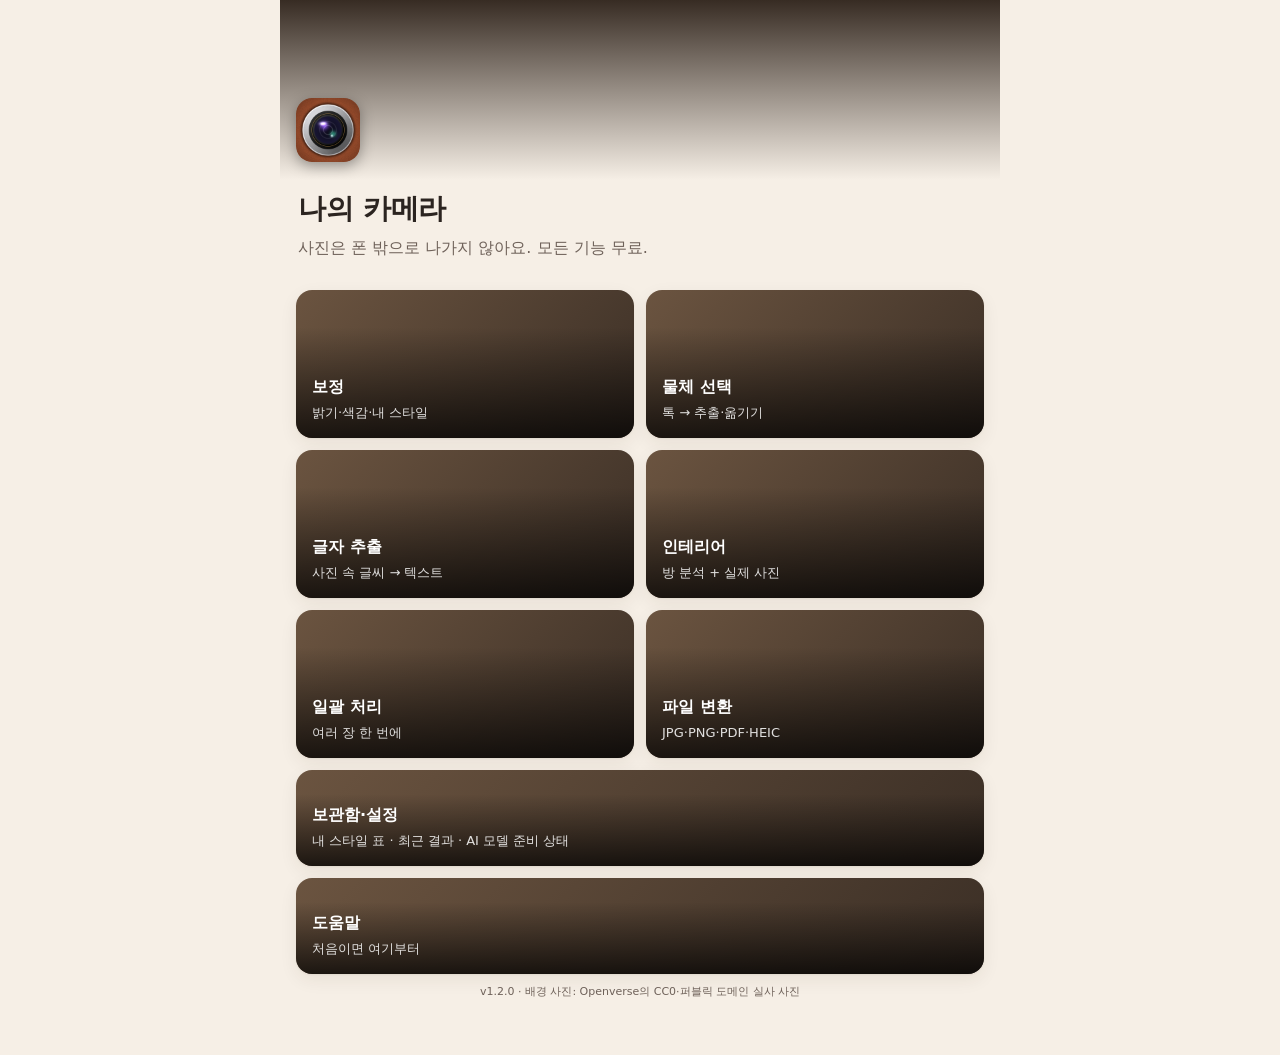
<file: index.html>
<!doctype html>
<html lang="ko">
<head>
  <meta charset="utf-8">
  <meta name="viewport" content="width=device-width, initial-scale=1, viewport-fit=cover">
  <title>나의 카메라</title>
  <meta name="description" content="사진 보정·글자 추출·물체 옮기기·인테리어·파일 변환을 폰 안에서 무료로">
  <meta name="theme-color" content="#f6efe6" media="(prefers-color-scheme: light)">
  <meta name="theme-color" content="#1d1915" media="(prefers-color-scheme: dark)">
  <link rel="manifest" href="./manifest.webmanifest">
  <link rel="icon" href="./icons/icon-192.png">
  <link rel="apple-touch-icon" href="./icons/icon-192.png">
  <link rel="stylesheet" href="./css/app.css">
  <script src="./vendor/jszip.min.js" defer></script>
  <script src="./vendor/piexif.js" defer></script>
</head>
<body>
  <main id="app" aria-live="polite"></main>
  <noscript>이 앱은 자바스크립트가 필요합니다.</noscript>
  <script type="module" src="./js/app.js"></script>
</body>
</html>
</file>
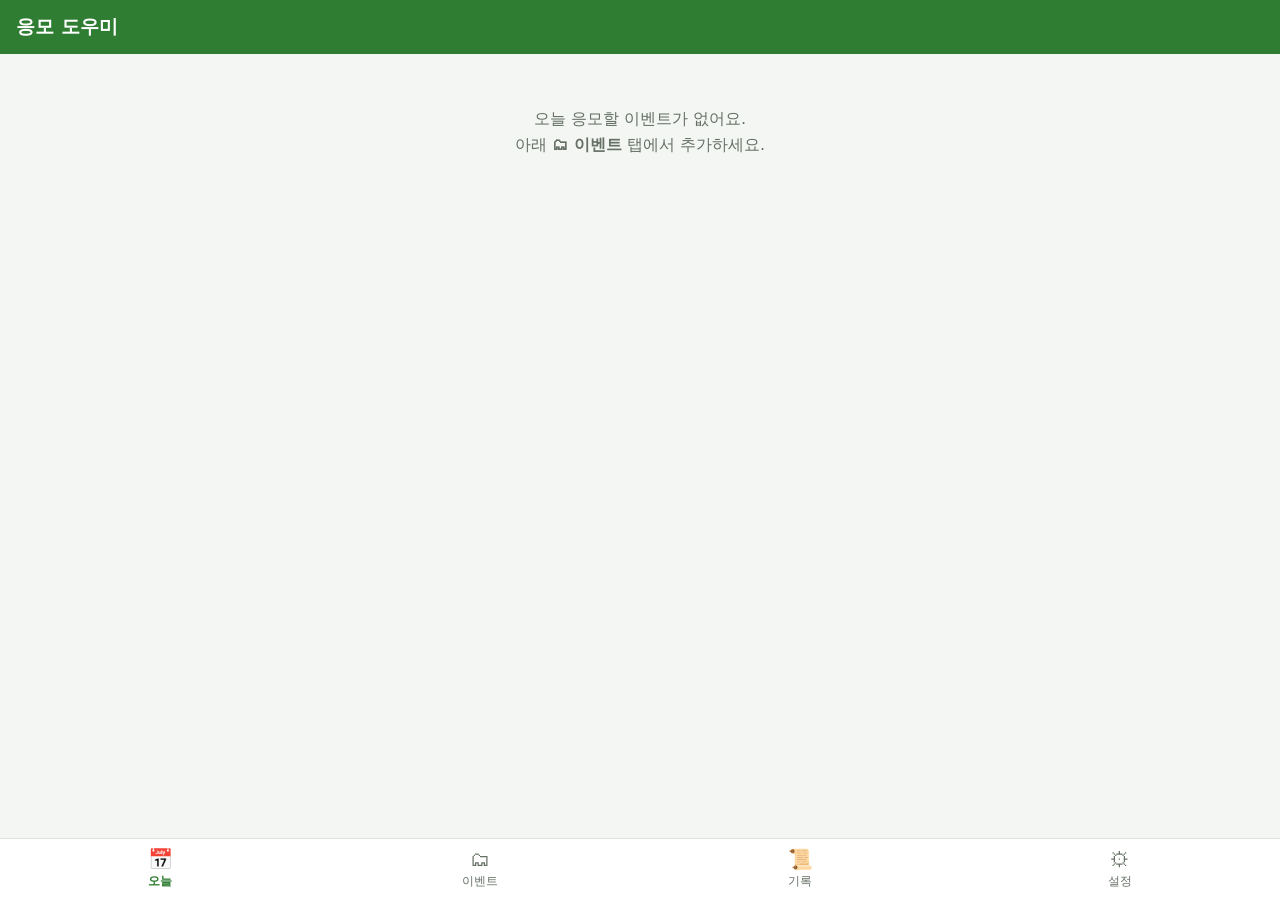
<file: event-helper/android/app/src/main/assets/ui/index.html>
<!doctype html>
<html lang="ko">
<head>
<meta charset="utf-8">
<meta name="viewport" content="width=device-width, initial-scale=1, viewport-fit=cover">
<title>응모 도우미</title>
<link rel="stylesheet" href="app.css">
</head>
<body>
<header class="top">
  <h1>응모 도우미</h1>
  <span id="todaySummary" class="summary"></span>
</header>

<main>
  <section id="tab-today" class="tab active"></section>
  <section id="tab-manage" class="tab"></section>
  <section id="tab-logs" class="tab"></section>
  <section id="tab-settings" class="tab"></section>
</main>

<nav class="tabs">
  <button data-tab="today" class="on">📅<span>오늘</span></button>
  <button data-tab="manage">🗂<span>이벤트</span></button>
  <button data-tab="logs">📜<span>기록</span></button>
  <button data-tab="settings">⚙<span>설정</span></button>
</nav>

<div id="toast" class="toast"></div>
<script src="presets.js"></script>
<script src="app.js"></script>
</body>
</html>
</file>
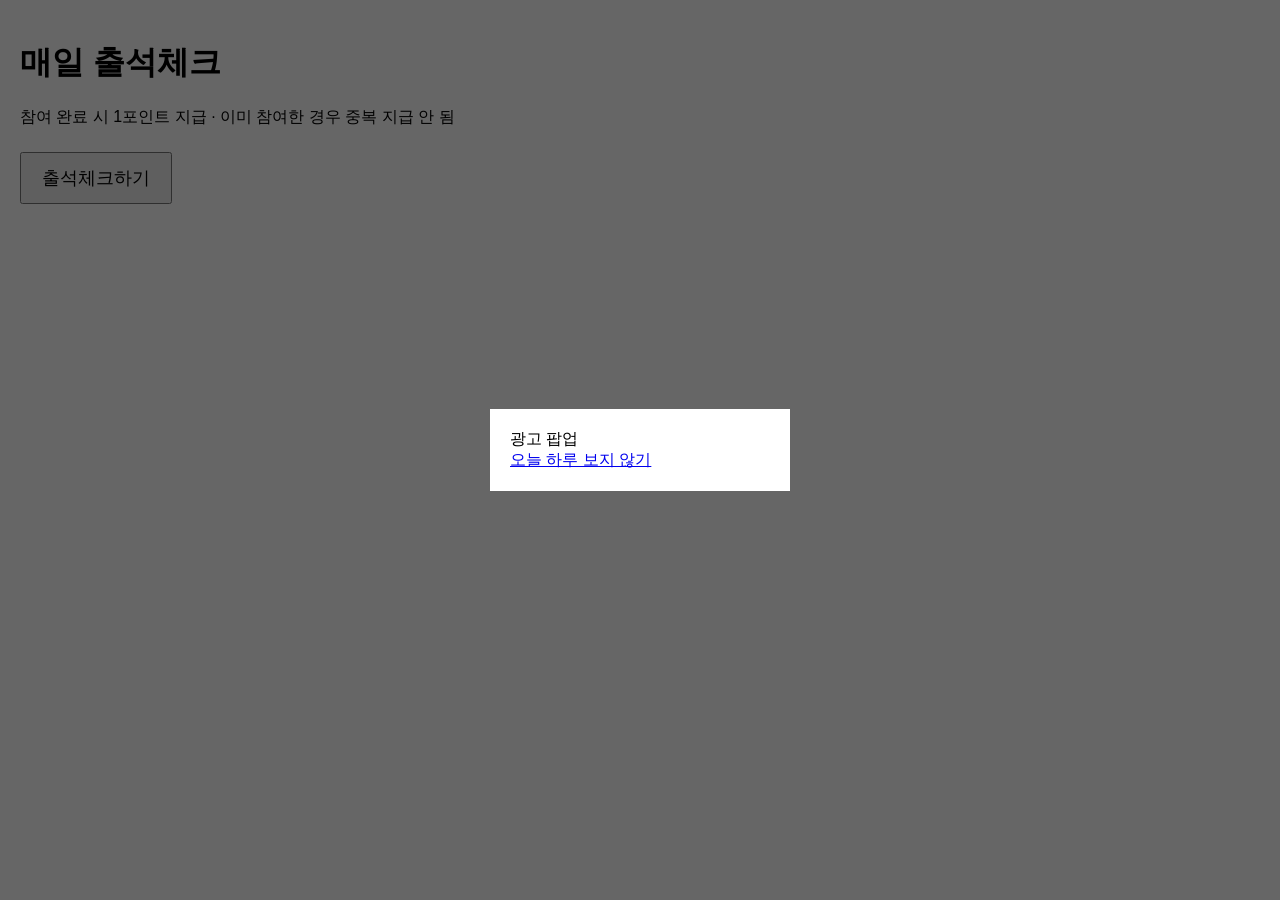
<file: event-helper/test/pages/attend.html>
<!doctype html><html lang="ko"><head><meta charset="utf-8"><meta name="viewport" content="width=device-width"><style>body{font-family:sans-serif;margin:0;padding:20px}.ov{position:fixed;inset:0;background:rgba(0,0,0,.6);z-index:100;display:flex;align-items:center;justify-content:center}.pop{background:#fff;padding:20px;width:260px}button{font-size:18px;padding:12px 20px;margin:8px 0}</style></head><body><h1>매일 출석체크</h1><p>참여 완료 시 1포인트 지급 · 이미 참여한 경우 중복 지급 안 됨</p>
<button id="go" onclick="sub('출석이 완료되었습니다! 1P 적립')">출석체크하기</button>
<div class="ov" id="ov"><div class="pop">광고 팝업<br><a href="#" onclick="document.getElementById('ov').remove();return false">오늘 하루 보지 않기</a></div></div><script>window.__submitted=0;function sub(msg){window.__submitted++;setTimeout(function(){var d=document.createElement("div");d.className="result";d.textContent=msg;document.body.appendChild(d)},300)}</script></body></html>
</file>
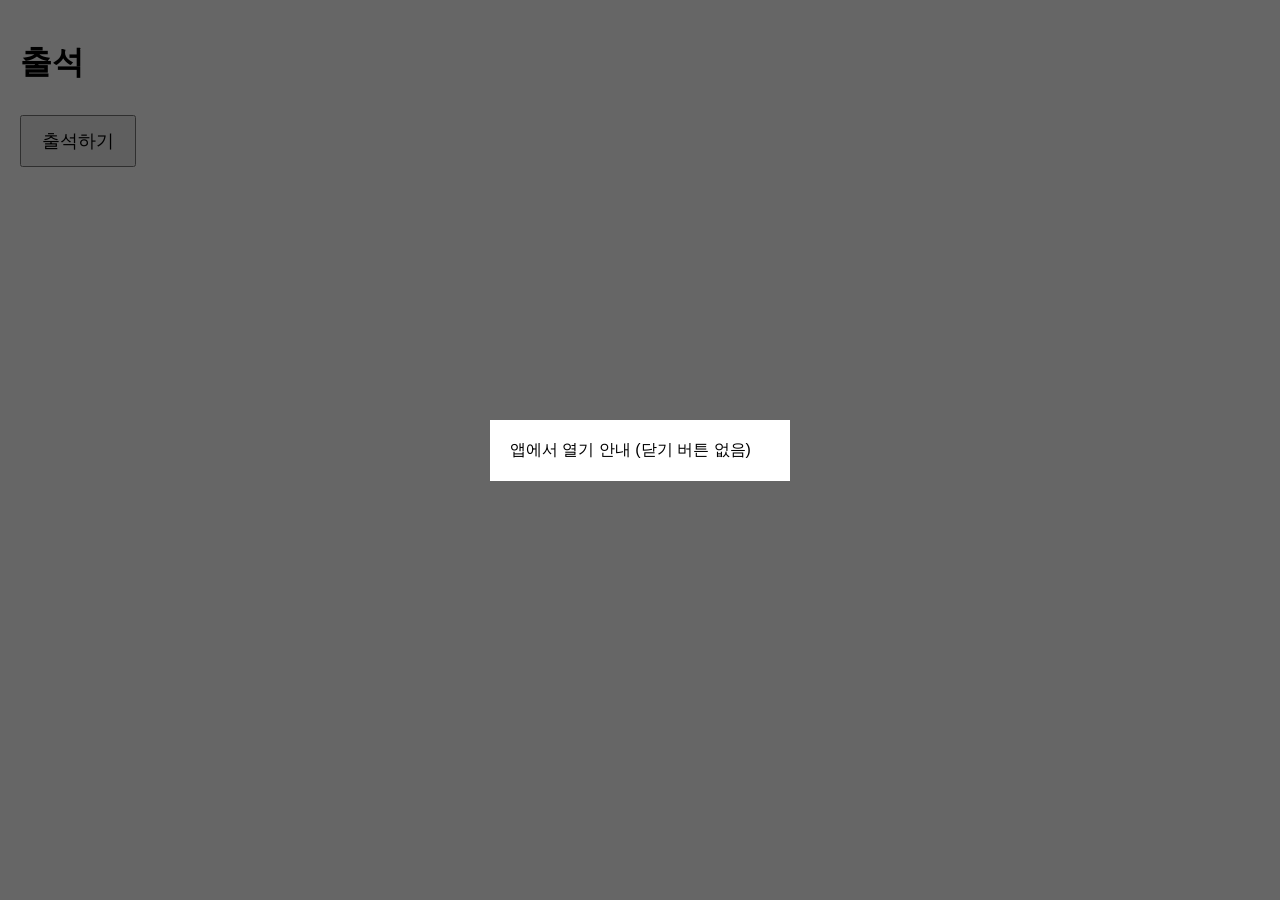
<file: event-helper/test/pages/blocked.html>
<!doctype html><html lang="ko"><head><meta charset="utf-8"><meta name="viewport" content="width=device-width"><style>body{font-family:sans-serif;margin:0;padding:20px}.ov{position:fixed;inset:0;background:rgba(0,0,0,.6);z-index:100;display:flex;align-items:center;justify-content:center}.pop{background:#fff;padding:20px;width:260px}button{font-size:18px;padding:12px 20px;margin:8px 0}</style></head><body><h1>출석</h1><button onclick="sub('출석 완료')">출석하기</button>
<div class="ov"><div class="pop">앱에서 열기 안내 (닫기 버튼 없음)</div></div><script>window.__submitted=0;function sub(msg){window.__submitted++;setTimeout(function(){var d=document.createElement("div");d.className="result";d.textContent=msg;document.body.appendChild(d)},300)}</script></body></html>
</file>
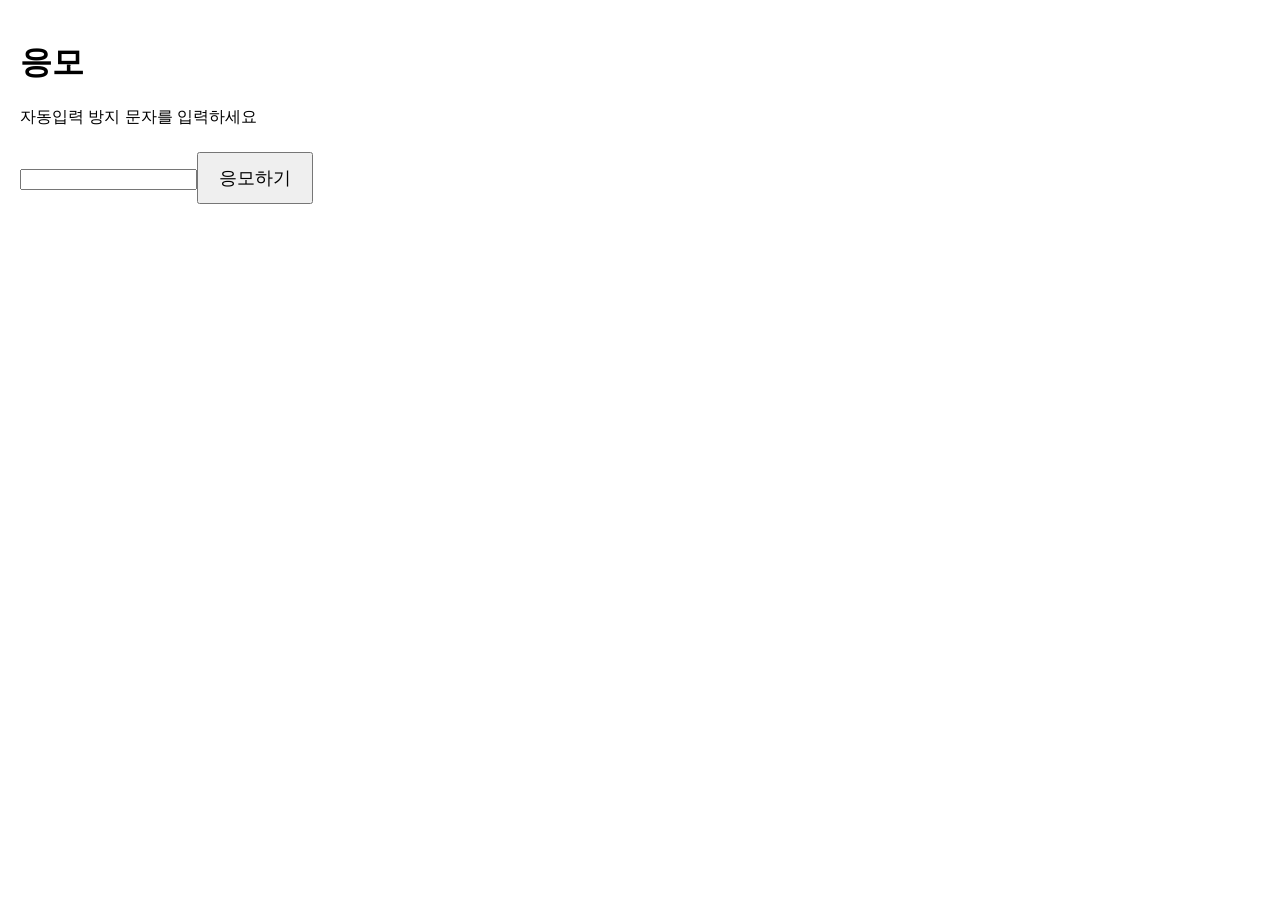
<file: event-helper/test/pages/captcha.html>
<!doctype html><html lang="ko"><head><meta charset="utf-8"><meta name="viewport" content="width=device-width"><style>body{font-family:sans-serif;margin:0;padding:20px}.ov{position:fixed;inset:0;background:rgba(0,0,0,.6);z-index:100;display:flex;align-items:center;justify-content:center}.pop{background:#fff;padding:20px;width:260px}button{font-size:18px;padding:12px 20px;margin:8px 0}</style></head><body><h1>응모</h1><p>자동입력 방지 문자를 입력하세요</p><input type="text"><button onclick="sub('x')">응모하기</button><script>window.__submitted=0;function sub(msg){window.__submitted++;setTimeout(function(){var d=document.createElement("div");d.className="result";d.textContent=msg;document.body.appendChild(d)},300)}</script></body></html>
</file>
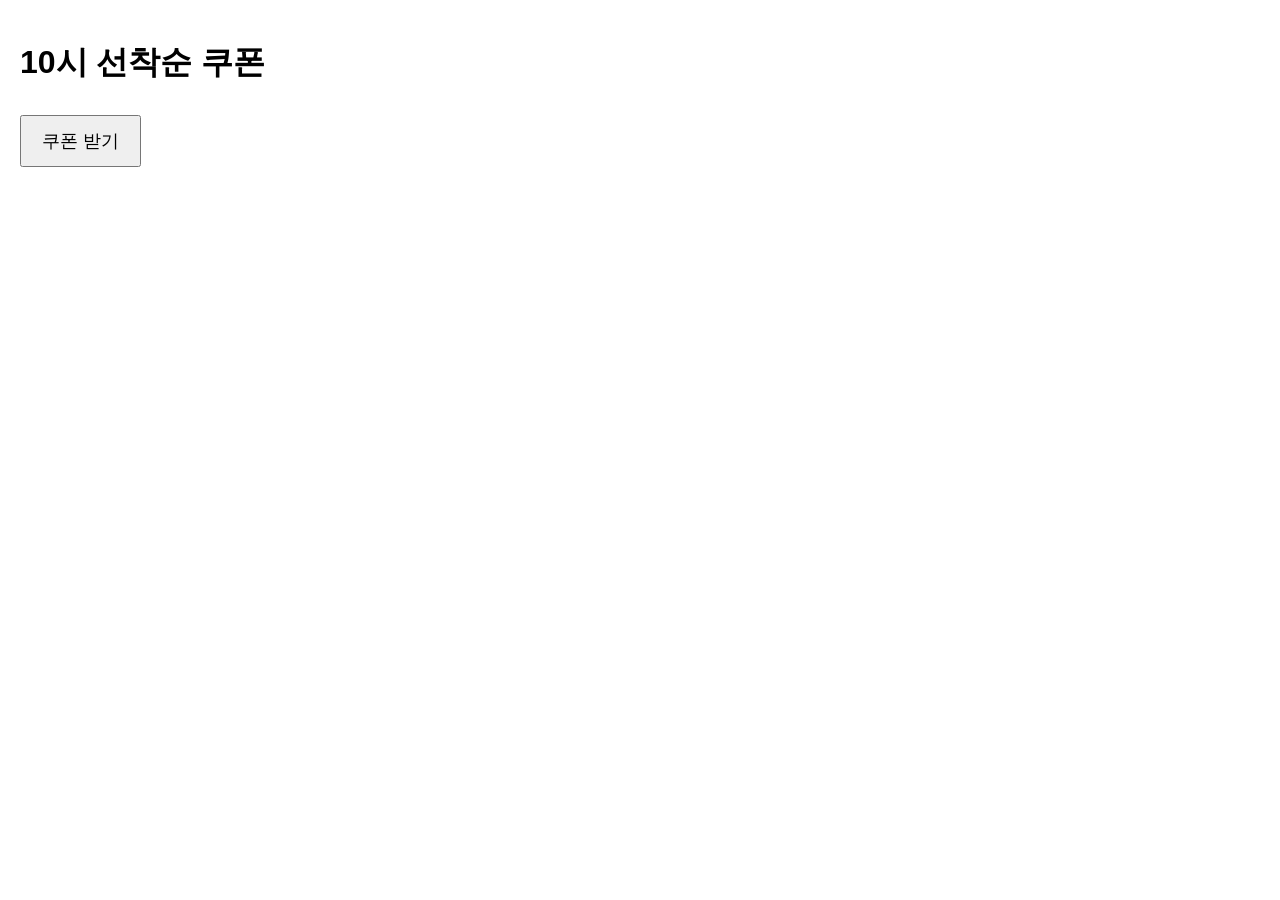
<file: event-helper/test/pages/fcfs.html>
<!doctype html><html lang="ko"><head><meta charset="utf-8"><meta name="viewport" content="width=device-width"><style>body{font-family:sans-serif;margin:0;padding:20px}.ov{position:fixed;inset:0;background:rgba(0,0,0,.6);z-index:100;display:flex;align-items:center;justify-content:center}.pop{background:#fff;padding:20px;width:260px}button{font-size:18px;padding:12px 20px;margin:8px 0}</style></head><body><h1>10시 선착순 쿠폰</h1><button onclick="sub('준비된 쿠폰이 모두 소진되었습니다')">쿠폰 받기</button><script>window.__submitted=0;function sub(msg){window.__submitted++;setTimeout(function(){var d=document.createElement("div");d.className="result";d.textContent=msg;document.body.appendChild(d)},300)}</script></body></html>
</file>
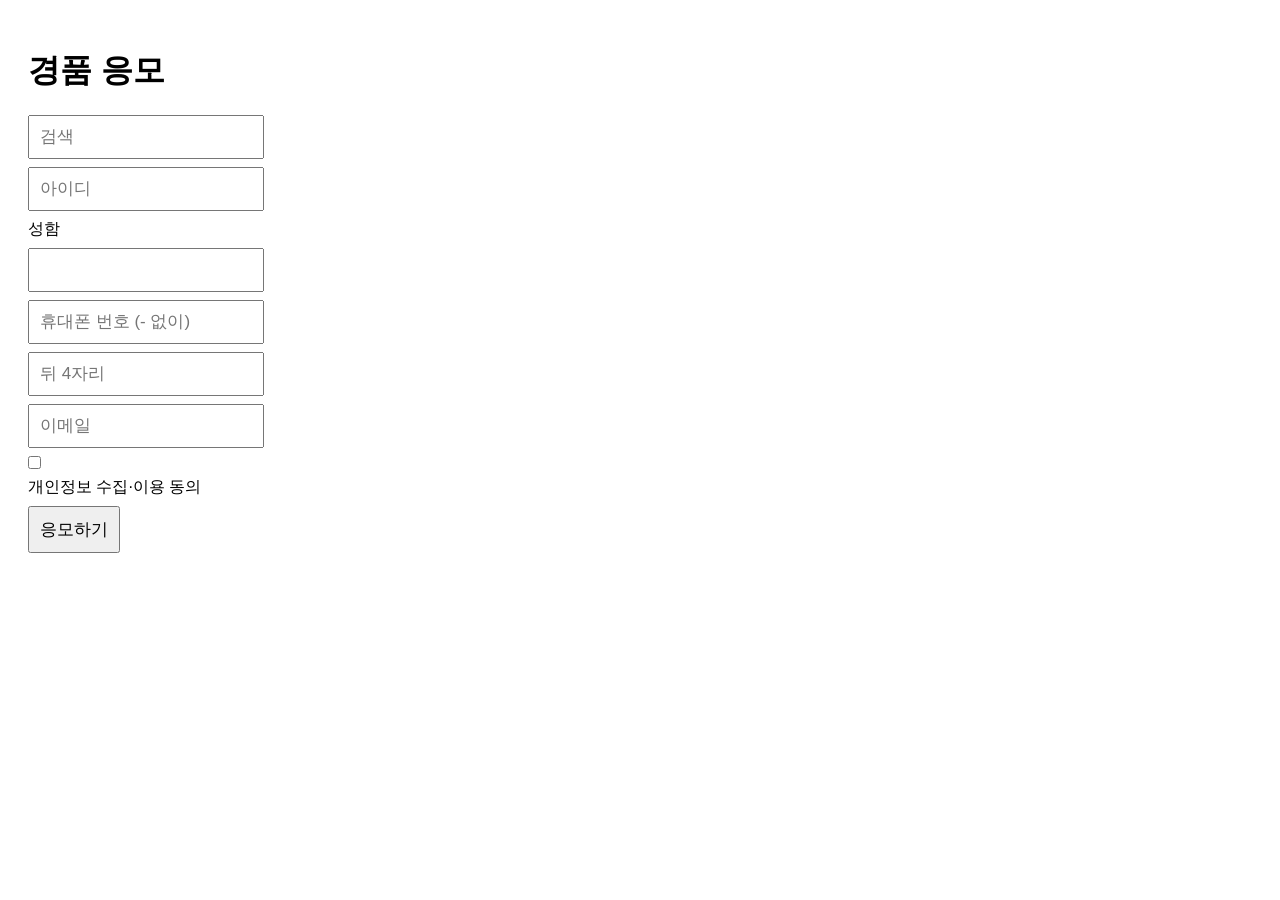
<file: event-helper/test/pages/form-profile.html>
<!doctype html><html lang="ko"><head><meta charset="utf-8"><meta name="viewport" content="width=device-width"><style>body{font-family:sans-serif;padding:20px}button,input{display:block;font-size:17px;margin:8px 0;padding:10px}</style></head><body><h1>경품 응모</h1><input type="search" placeholder="검색"><input name="userid" placeholder="아이디">
<label for="nm">성함</label><input id="nm" type="text">
<input type="tel" placeholder="휴대폰 번호 (- 없이)">
<input type="text" maxlength="4" placeholder="뒤 4자리">
<input type="email" placeholder="이메일">
<label><input type="checkbox" id="agree"> 개인정보 수집·이용 동의</label>
<button onclick="sub('응모가 완료되었습니다')">응모하기</button><script>window.__submitted=0;function sub(msg){window.__submitted++;setTimeout(function(){var d=document.createElement("div");d.textContent=msg;document.body.appendChild(d)},300)}</script></body></html>
</file>
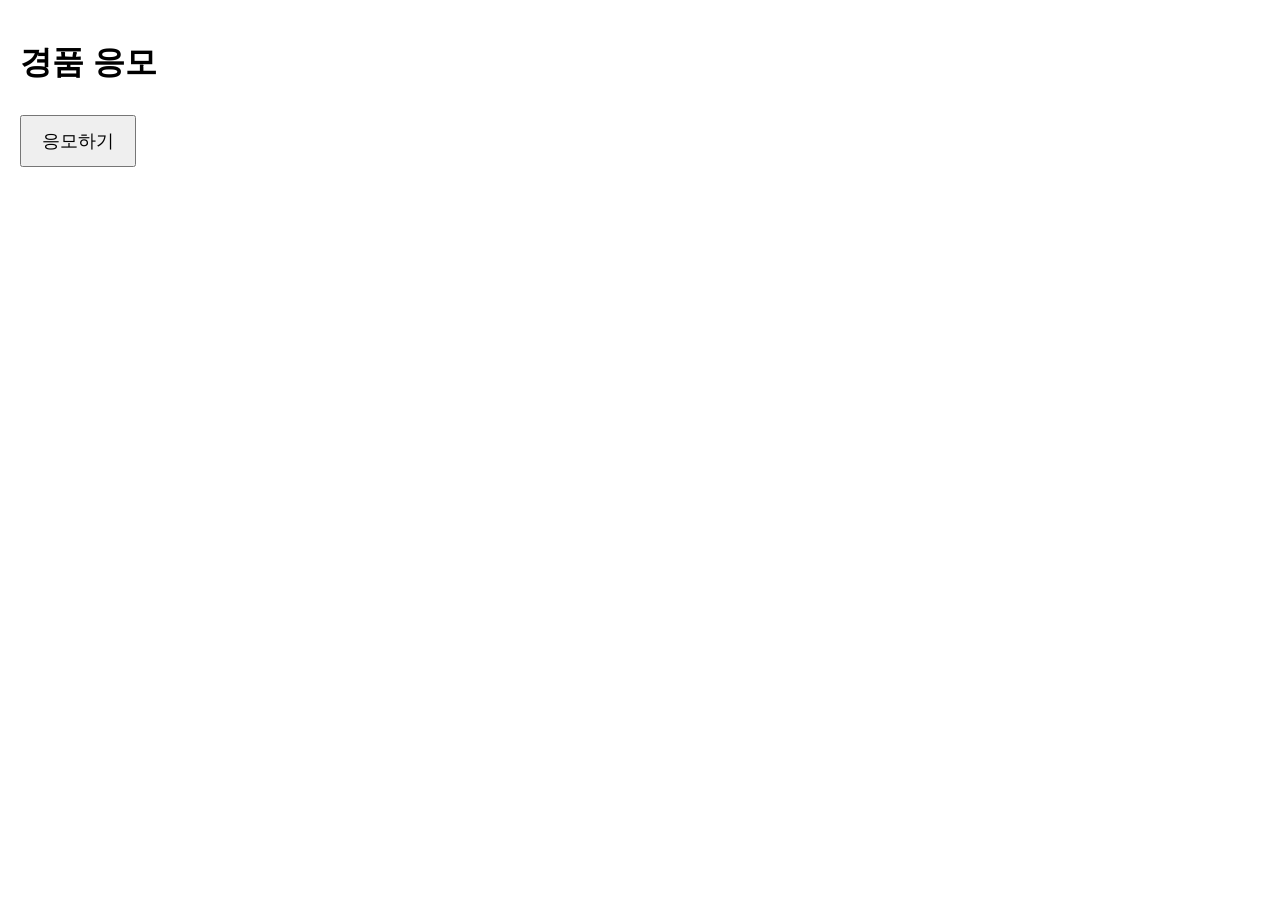
<file: event-helper/test/pages/form.html>
<!doctype html><html lang="ko"><head><meta charset="utf-8"><meta name="viewport" content="width=device-width"><style>body{font-family:sans-serif;margin:0;padding:20px}.ov{position:fixed;inset:0;background:rgba(0,0,0,.6);z-index:100;display:flex;align-items:center;justify-content:center}.pop{background:#fff;padding:20px;width:260px}button{font-size:18px;padding:12px 20px;margin:8px 0}</style></head><body><h1>경품 응모</h1><button onclick="sub('이미 응모하셨습니다.')">응모하기</button><script>window.__submitted=0;function sub(msg){window.__submitted++;setTimeout(function(){var d=document.createElement("div");d.className="result";d.textContent=msg;document.body.appendChild(d)},300)}</script></body></html>
</file>
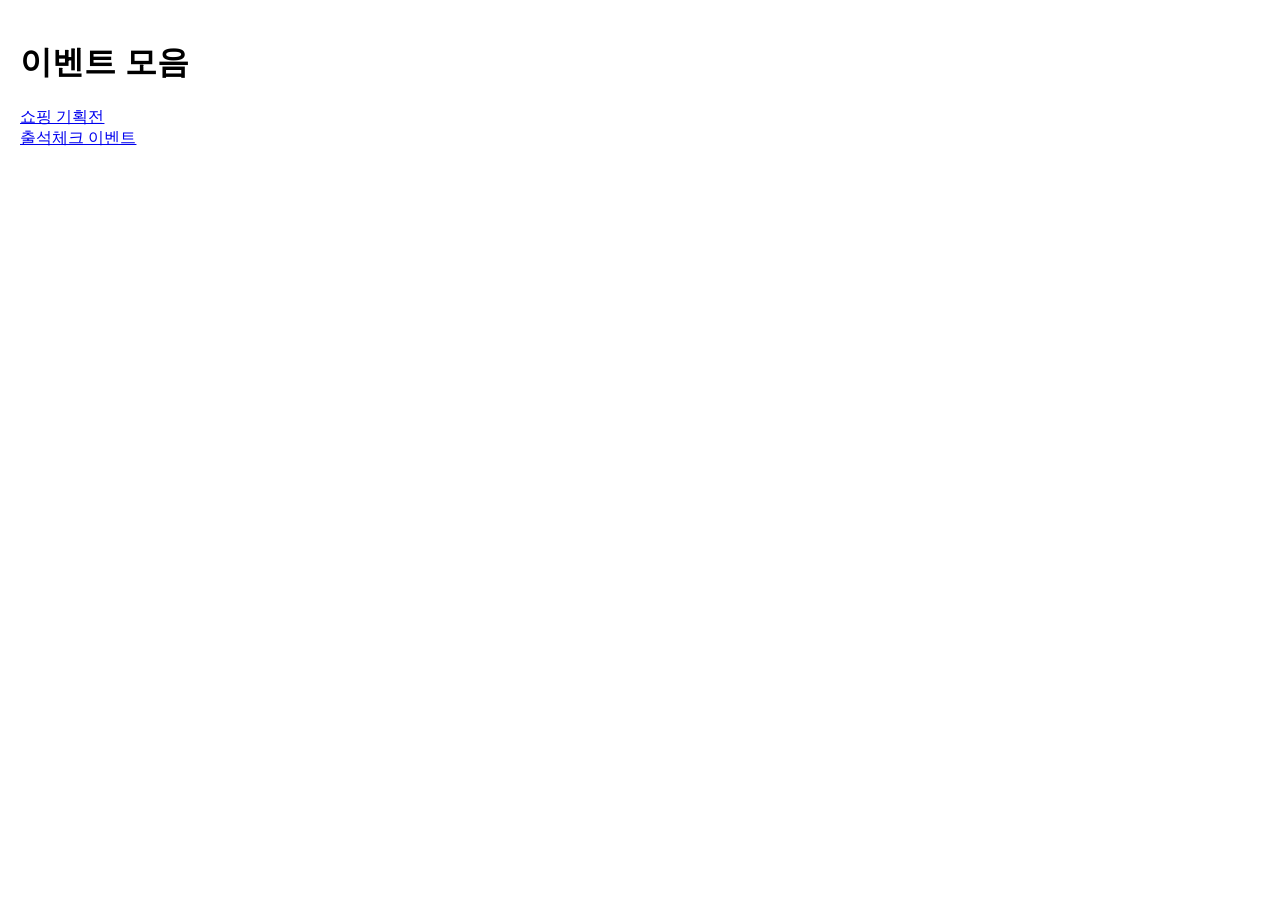
<file: event-helper/test/pages/hub.html>
<!doctype html><html lang="ko"><head><meta charset="utf-8"><meta name="viewport" content="width=device-width"><style>body{font-family:sans-serif;margin:0;padding:20px}.ov{position:fixed;inset:0;background:rgba(0,0,0,.6);z-index:100;display:flex;align-items:center;justify-content:center}.pop{background:#fff;padding:20px;width:260px}button{font-size:18px;padding:12px 20px;margin:8px 0}</style></head><body><h1>이벤트 모음</h1><a href="other.html">쇼핑 기획전</a><br><a href="attend.html">출석체크 이벤트</a><script>window.__submitted=0;function sub(msg){window.__submitted++;setTimeout(function(){var d=document.createElement("div");d.className="result";d.textContent=msg;document.body.appendChild(d)},300)}</script></body></html>
</file>
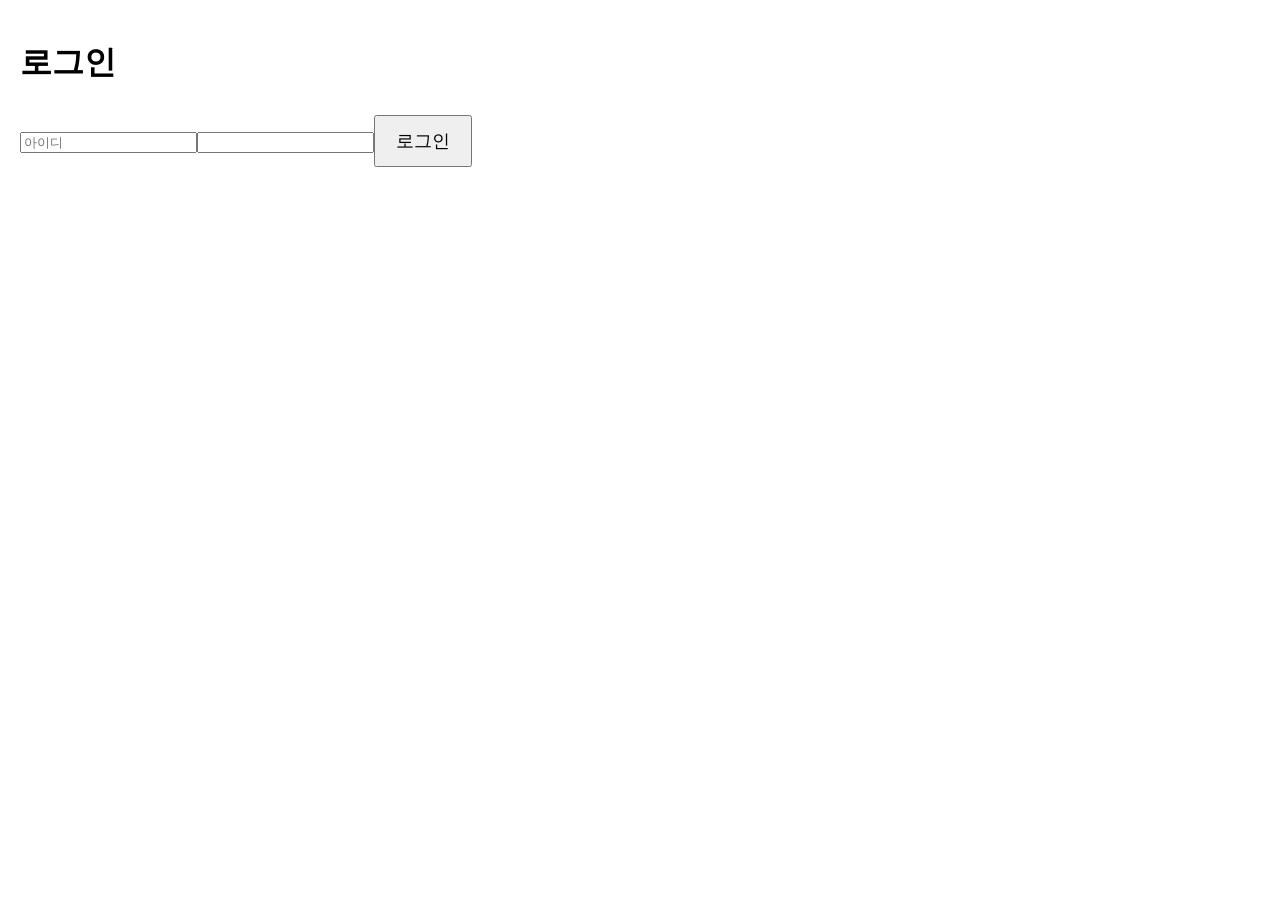
<file: event-helper/test/pages/login.html>
<!doctype html><html lang="ko"><head><meta charset="utf-8"><meta name="viewport" content="width=device-width"><style>body{font-family:sans-serif;margin:0;padding:20px}.ov{position:fixed;inset:0;background:rgba(0,0,0,.6);z-index:100;display:flex;align-items:center;justify-content:center}.pop{background:#fff;padding:20px;width:260px}button{font-size:18px;padding:12px 20px;margin:8px 0}</style></head><body><h1>로그인</h1><input type="text" placeholder="아이디"><input type="password"><button onclick="sub('x')">로그인</button><script>window.__submitted=0;function sub(msg){window.__submitted++;setTimeout(function(){var d=document.createElement("div");d.className="result";d.textContent=msg;document.body.appendChild(d)},300)}</script></body></html>
</file>
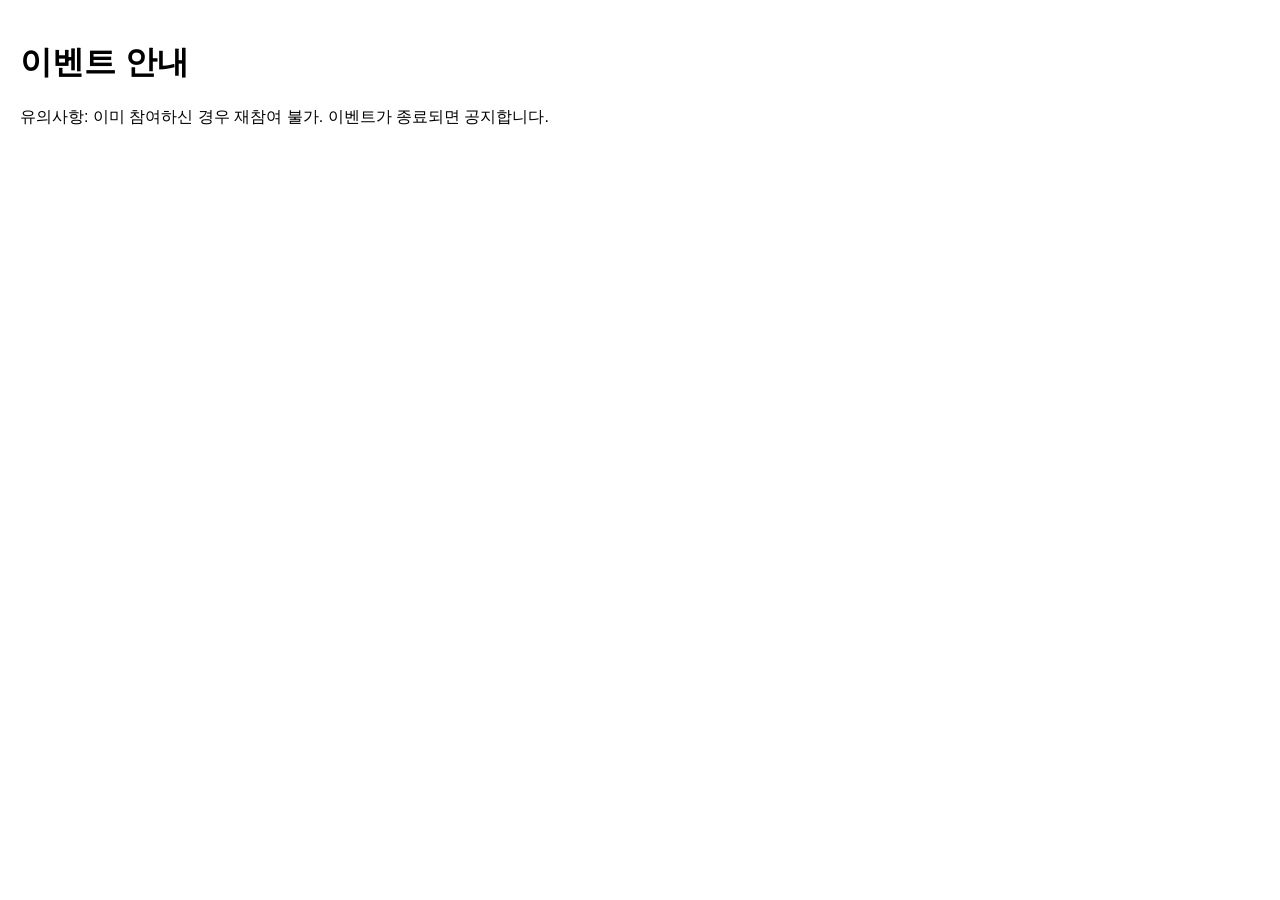
<file: event-helper/test/pages/nobutton.html>
<!doctype html><html lang="ko"><head><meta charset="utf-8"><meta name="viewport" content="width=device-width"><style>body{font-family:sans-serif;margin:0;padding:20px}.ov{position:fixed;inset:0;background:rgba(0,0,0,.6);z-index:100;display:flex;align-items:center;justify-content:center}.pop{background:#fff;padding:20px;width:260px}button{font-size:18px;padding:12px 20px;margin:8px 0}</style></head><body><h1>이벤트 안내</h1><p>유의사항: 이미 참여하신 경우 재참여 불가. 이벤트가 종료되면 공지합니다.</p><script>window.__submitted=0;function sub(msg){window.__submitted++;setTimeout(function(){var d=document.createElement("div");d.className="result";d.textContent=msg;document.body.appendChild(d)},300)}</script></body></html>
</file>
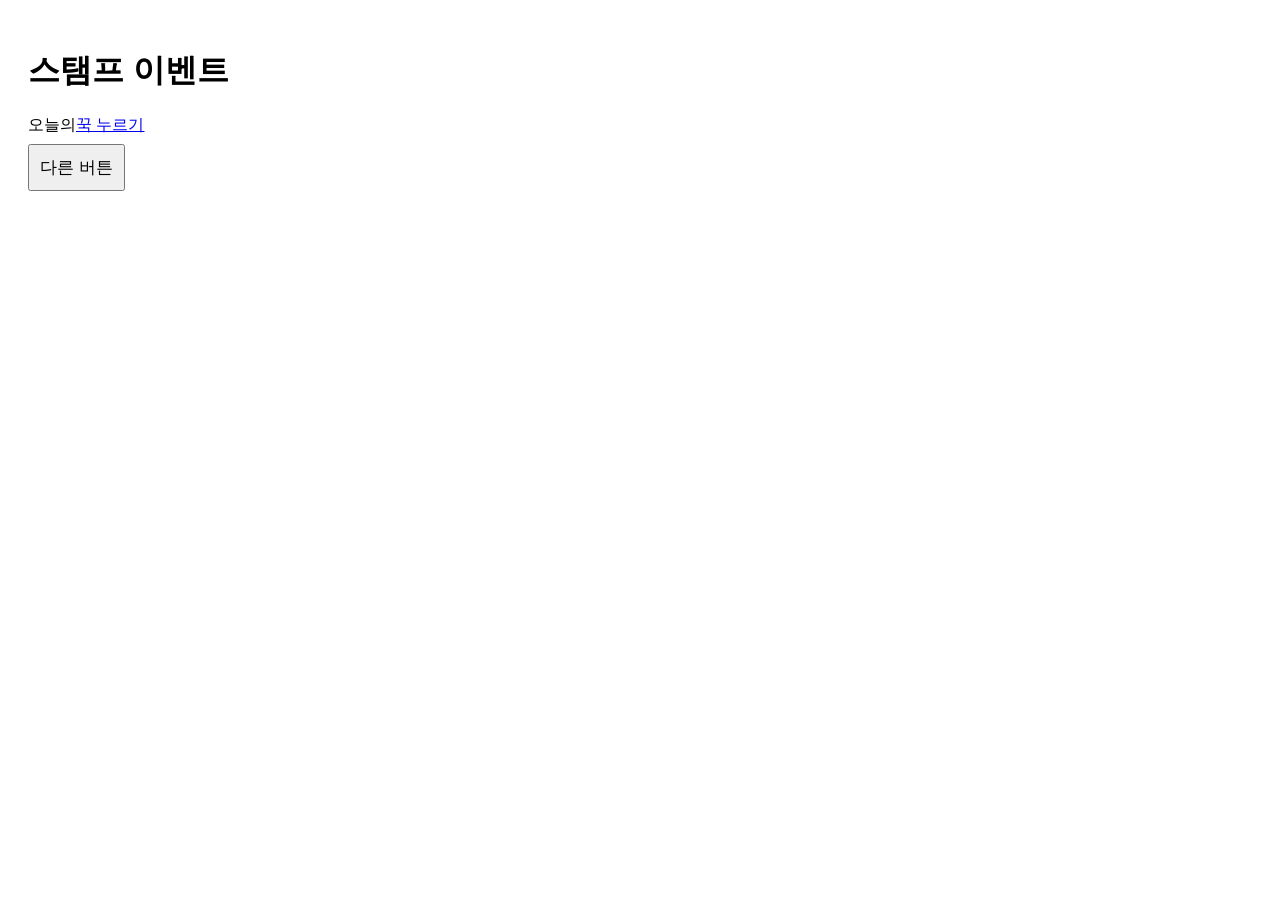
<file: event-helper/test/pages/picker.html>
<!doctype html><html lang="ko"><head><meta charset="utf-8"><meta name="viewport" content="width=device-width"><style>body{font-family:sans-serif;padding:20px}button,input{display:block;font-size:17px;margin:8px 0;padding:10px}</style></head><body><h1>스탬프 이벤트</h1><div class="stamp-area"><span class="txt">오늘의</span><a href="next.html" class="go-btn" onclick="sub('도장 완료');return false;">꾹 누르기</a></div>
<button onclick="sub('x')">다른 버튼</button><script>window.__submitted=0;function sub(msg){window.__submitted++;setTimeout(function(){var d=document.createElement("div");d.textContent=msg;document.body.appendChild(d)},300)}</script></body></html>
</file>
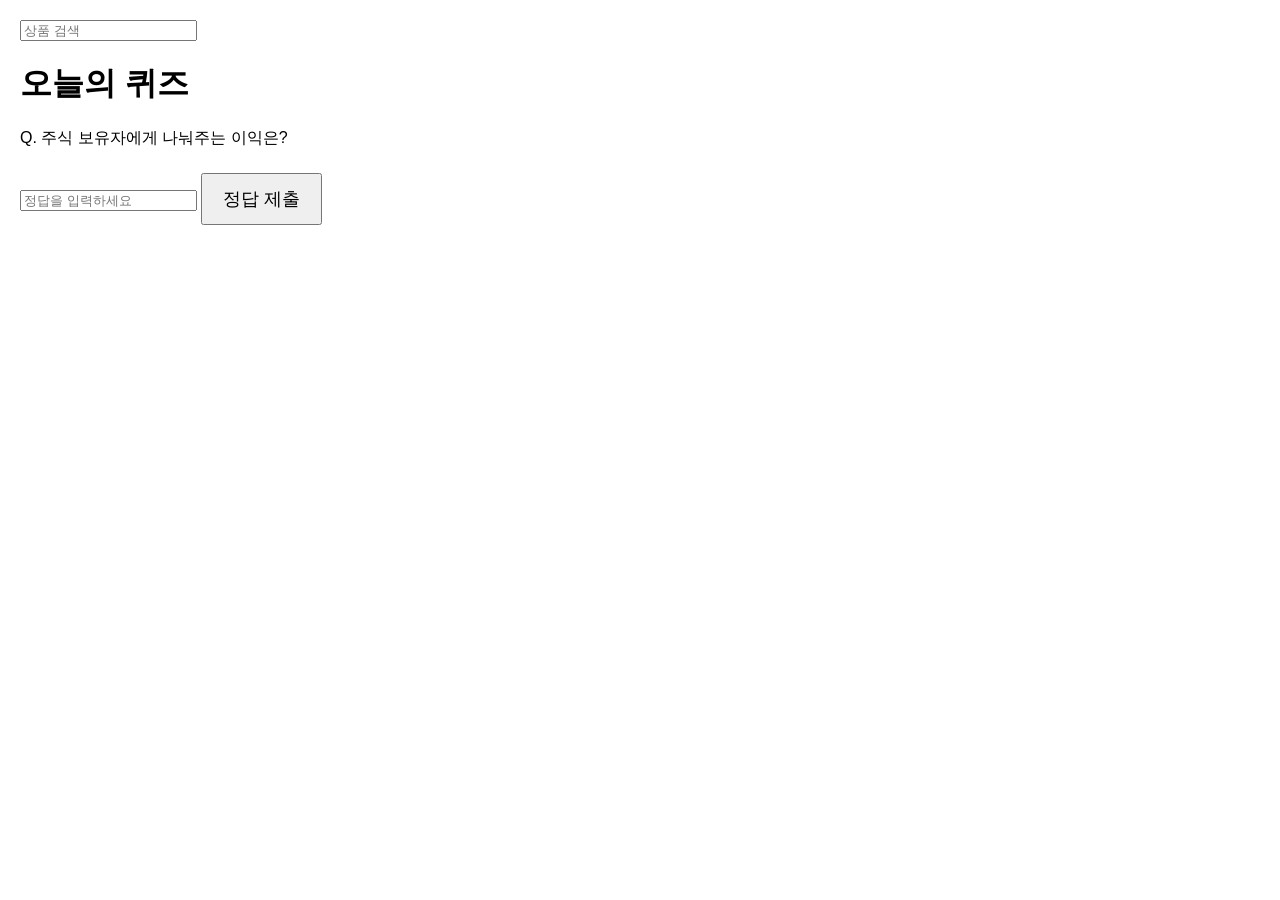
<file: event-helper/test/pages/quiz.html>
<!doctype html><html lang="ko"><head><meta charset="utf-8"><meta name="viewport" content="width=device-width"><style>body{font-family:sans-serif;margin:0;padding:20px}.ov{position:fixed;inset:0;background:rgba(0,0,0,.6);z-index:100;display:flex;align-items:center;justify-content:center}.pop{background:#fff;padding:20px;width:260px}button{font-size:18px;padding:12px 20px;margin:8px 0}</style></head><body><input type="search" placeholder="상품 검색"><h1>오늘의 퀴즈</h1><p>Q. 주식 보유자에게 나눠주는 이익은?</p>
<input type="text" id="ans" placeholder="정답을 입력하세요">
<button onclick="sub(document.getElementById('ans').value==='배당'?'정답입니다! 포인트가 적립되었습니다':'오답입니다')">정답 제출</button><script>window.__submitted=0;function sub(msg){window.__submitted++;setTimeout(function(){var d=document.createElement("div");d.className="result";d.textContent=msg;document.body.appendChild(d)},300)}</script></body></html>
</file>
<file: css/app.css>
:root {
  --bg: #f6efe6;
  --card: #fffaf4;
  --ink: #2b2420;
  --ink2: #6f625a;
  --line: #e6d9ca;
  --accent: #d9653b;
  --accent2: #2f7a68;
  --accentInk: #fff;
  --soft: #f0e4d6;
  --danger: #b3261e;
  --shadow: 0 1px 2px rgba(60, 40, 20, .06), 0 6px 18px rgba(60, 40, 20, .07);
  --r: 16px;
  color-scheme: light;
}
@media (prefers-color-scheme: dark) {
  :root {
    --bg: #1d1915; --card: #28221d; --ink: #f2e9df; --ink2: #b6a698; --line: #3d342c;
    --accent: #ee8a5e; --accent2: #5fb9a2; --accentInk: #1d1915; --soft: #332b24;
    --shadow: 0 1px 2px rgba(0,0,0,.3), 0 6px 18px rgba(0,0,0,.25);
    color-scheme: dark;
  }
}
* { box-sizing: border-box; }
html, body { margin: 0; background: var(--bg); color: var(--ink); }
body {
  font-family: "Pretendard", "Apple SD Gothic Neo", "Noto Sans KR", system-ui, sans-serif;
  font-size: 16px; line-height: 1.5; -webkit-tap-highlight-color: transparent;
  padding-bottom: env(safe-area-inset-bottom);
}
#app { max-width: 720px; margin: 0 auto; padding: 0 16px 48px; }
a { color: var(--accent); }
h1 { font-size: 22px; margin: 0; letter-spacing: -.3px; }
h2 { font-size: 17px; margin: 20px 0 8px; }
p { margin: 6px 0; }
.sub, .muted { color: var(--ink2); font-size: 14px; }
.small { font-size: 13px; }

/* 처음 화면 */
.hero { padding: 28px 2px 12px; }
.hero h1 { font-size: 28px; }
.hero p { color: var(--ink2); }
.grid { display: grid; grid-template-columns: 1fr 1fr; gap: 12px; margin-top: 12px; }
.tile {
  display: flex; flex-direction: column; gap: 4px; padding: 16px; border-radius: var(--r);
  background: var(--card); box-shadow: var(--shadow); text-decoration: none; color: var(--ink);
  border: 1px solid var(--line); min-height: 112px;
}
.tile .ic { font-size: 28px; line-height: 1; }
/* 실사 사진 타일 */
.tile.photo { position: relative; overflow: hidden; color: #fff; border: 0; min-height: 148px; justify-content: flex-end;
  background: linear-gradient(135deg, #6b5440, #3a2e25); }
.tile.photo .bg { position: absolute; inset: 0; background-size: cover; background-position: center; opacity: 0; transition: opacity .6s; transform: scale(1.02); }
.tile.photo .bg.on { opacity: 1; }
.tile.photo::after { content: ""; position: absolute; inset: 0; background: linear-gradient(180deg, rgba(0,0,0,0) 25%, rgba(0,0,0,.72)); }
.tile.photo > :not(.bg) { position: relative; z-index: 1; }
.tile.photo span { color: rgba(255,255,255,.86); }
.tile.photo .ic { font-size: 22px; filter: drop-shadow(0 1px 2px rgba(0,0,0,.5)); }
.hero-img { position: relative; height: 180px; margin: 0 -16px; overflow: hidden; background: #3a2e25; }
.hero-img .bg { position: absolute; inset: 0; background-size: cover; background-position: center; opacity: 0; transition: opacity .8s; }
.hero-img .bg.on { opacity: 1; }
.hero-img::after { content: ""; position: absolute; inset: 0; background: linear-gradient(180deg, rgba(0,0,0,.05), var(--bg)); }
.hero-img img.logo { position: absolute; left: 16px; bottom: 18px; width: 64px; height: 64px; border-radius: 16px; z-index: 1; box-shadow: 0 4px 14px rgba(0,0,0,.35); }
.install { display: flex; gap: 10px; align-items: center; background: var(--accent2); color: var(--accentInk); border-radius: var(--r); padding: 12px 14px; margin-top: 12px; }
.install b { flex: 1; }
.credit { font-size: 11px; color: var(--ink2); text-align: center; margin-top: 10px; }
.tile b { font-size: 16px; margin-top: 6px; }
.tile span { font-size: 13px; color: var(--ink2); }
.tile.wide { grid-column: span 2; flex-direction: row; align-items: center; gap: 14px; min-height: 0; }

/* 페이지 머리 */
.phead {
  position: sticky; top: 0; z-index: 5; display: flex; align-items: center; gap: 12px;
  padding: 12px 0 10px; background: var(--bg); border-bottom: 1px solid var(--line); margin-bottom: 12px;
}
.phead > div { flex: 1; min-width: 0; }
.phead .sub { margin: 0; }
.back, .helpbtn {
  width: 40px; height: 40px; border-radius: 50%; display: grid; place-items: center; text-decoration: none;
  background: var(--card); color: var(--ink); font-size: 26px; border: 1px solid var(--line); flex: none;
}
.helpbtn { font-size: 18px; font-weight: 700; }

.card { background: var(--card); border: 1px solid var(--line); border-radius: var(--r); padding: 14px; box-shadow: var(--shadow); margin: 12px 0; }
.row { display: flex; gap: 8px; flex-wrap: wrap; align-items: center; }
.row.end { justify-content: flex-end; }
.row > .grow { flex: 1; }
.stack > * + * { margin-top: 8px; }

.btn {
  appearance: none; border: 0; border-radius: 12px; padding: 10px 16px; font: inherit; font-weight: 600;
  background: var(--accent); color: var(--accentInk); cursor: pointer; min-height: 44px;
}
.btn.big { padding: 14px 18px; flex: 1; }
.btn.ghost { background: var(--soft); color: var(--ink); }
.btn.green { background: var(--accent2); color: var(--accentInk); }
.btn.sm { min-height: 36px; padding: 6px 12px; font-size: 14px; }
.btn.on { outline: 3px solid var(--accent); outline-offset: 1px; }
.btn:disabled { opacity: .45; }
.btn.danger { background: transparent; color: var(--danger); border: 1px solid var(--line); }

input[type=text], input[type=url], input[type=password], select, textarea {
  width: 100%; font: inherit; color: var(--ink); background: var(--bg); border: 1px solid var(--line);
  border-radius: 10px; padding: 10px 12px;
}
textarea { min-height: 120px; resize: vertical; }
select { min-height: 44px; }
.field { display: block; margin: 10px 0; }
.field > span { display: block; font-size: 14px; color: var(--ink2); margin-bottom: 4px; }

.seg { display: flex; gap: 4px; background: var(--soft); padding: 4px; border-radius: 12px; flex-wrap: wrap; }
.seg button { flex: 1; border: 0; background: transparent; color: var(--ink); font: inherit; font-size: 14px; padding: 8px 6px; border-radius: 9px; min-height: 38px; white-space: nowrap; }
.seg button.on { background: var(--card); box-shadow: var(--shadow); font-weight: 700; }

.slider { display: grid; grid-template-columns: 76px 1fr 46px; gap: 10px; align-items: center; margin: 6px 0; }
.slabel { font-size: 14px; color: var(--ink2); }
.sval { font-size: 13px; text-align: right; font-variant-numeric: tabular-nums; }
input[type=range] { width: 100%; accent-color: var(--accent); height: 28px; }

/* 사진 미리보기 */
.stage { position: relative; background: #0002; border-radius: var(--r); overflow: hidden; touch-action: none; }
.stage { display: flex; justify-content: center; }
.stage canvas { display: block; max-width: 100%; max-height: 60vh; width: auto; height: auto; }
.stage .badge { position: absolute; left: 8px; top: 8px; background: #000a; color: #fff; font-size: 12px; padding: 3px 8px; border-radius: 8px; }
.compare-hint { font-size: 13px; color: var(--ink2); text-align: center; margin-top: 4px; }
.strip { display: flex; gap: 8px; overflow-x: auto; padding: 4px 0 8px; }
.strip img, .strip .th { width: 64px; height: 64px; object-fit: cover; border-radius: 10px; flex: none; border: 2px solid transparent; background: var(--soft); }
.strip img.on { border-color: var(--accent); }
.thumbs { display: grid; grid-template-columns: repeat(auto-fill, minmax(96px, 1fr)); gap: 8px; }
.thumbs figure { margin: 0; position: relative; }
.thumbs img { width: 100%; aspect-ratio: 1; object-fit: cover; border-radius: 10px; display: block; }
.thumbs figcaption { font-size: 12px; color: var(--ink2); overflow: hidden; text-overflow: ellipsis; white-space: nowrap; }

.tabs { display: flex; gap: 6px; overflow-x: auto; margin: 10px 0; }
.tabs button { flex: none; border: 1px solid var(--line); background: var(--card); color: var(--ink); border-radius: 999px; padding: 8px 14px; font: inherit; font-size: 14px; }
.tabs button.on { background: var(--ink); color: var(--bg); border-color: var(--ink); }

.chips { display: flex; flex-wrap: wrap; gap: 6px; }
.chip { border: 1px solid var(--line); background: var(--card); color: var(--ink); border-radius: 999px; padding: 6px 12px; font: inherit; font-size: 14px; }
.chip.on { background: var(--accent); color: var(--accentInk); border-color: var(--accent); }

.swatches { display: flex; gap: 8px; flex-wrap: wrap; }
.sw { width: 64px; text-align: center; font-size: 12px; color: var(--ink2); }
.sw i { display: block; height: 44px; border-radius: 10px; border: 1px solid var(--line); margin-bottom: 4px; }

.list { list-style: none; margin: 0; padding: 0; }
.list li { display: flex; align-items: center; gap: 10px; padding: 10px 0; border-bottom: 1px solid var(--line); }
.list li:last-child { border-bottom: 0; }
.list .grow { flex: 1; min-width: 0; overflow: hidden; text-overflow: ellipsis; }

.photos { display: grid; grid-template-columns: 1fr 1fr; gap: 8px; }
.photos a { display: block; position: relative; text-decoration: none; color: #fff; }
.photos img { width: 100%; aspect-ratio: 4/3; object-fit: cover; border-radius: 10px; display: block; background: var(--soft); }
.photos small { position: absolute; left: 6px; bottom: 6px; right: 6px; font-size: 11px; background: #0009; padding: 2px 6px; border-radius: 6px; overflow: hidden; white-space: nowrap; text-overflow: ellipsis; }

.ocrtext { font-family: inherit; min-height: 180px; }
.note { background: var(--soft); border-radius: 12px; padding: 10px 12px; font-size: 14px; color: var(--ink2); }
.note b { color: var(--ink); }
.steps { padding-left: 20px; }
.steps li { margin: 6px 0; }
details { background: var(--card); border: 1px solid var(--line); border-radius: 12px; padding: 10px 14px; margin: 8px 0; }
details summary { font-weight: 700; cursor: pointer; }

.overlay { position: fixed; inset: 0; background: #0008; display: grid; place-items: center; z-index: 50; padding: 24px; }
.pbox { background: var(--card); color: var(--ink); border-radius: var(--r); padding: 18px; width: min(420px, 100%); box-shadow: var(--shadow); }
.ptitle { font-weight: 700; margin-bottom: 10px; }
.pbar { height: 8px; background: var(--soft); border-radius: 8px; overflow: hidden; }
.pbar-fill { height: 100%; width: 0; background: var(--accent); transition: width .2s; }
.pmsg { font-size: 14px; color: var(--ink2); margin: 10px 0; }
.toast { position: fixed; left: 50%; bottom: calc(24px + env(safe-area-inset-bottom)); transform: translate(-50%, 20px); opacity: 0; background: var(--ink); color: var(--bg); padding: 10px 16px; border-radius: 12px; font-size: 14px; z-index: 60; transition: .25s; max-width: 90vw; }
.toast.show { opacity: 1; transform: translate(-50%, 0); }

.empty { text-align: center; color: var(--ink2); padding: 28px 8px; }
.sticky-actions { position: sticky; bottom: 0; background: linear-gradient(transparent, var(--bg) 30%); padding: 16px 0 8px; display: flex; gap: 8px; }
.sticky-actions .btn { flex: 1; }
.hidden { display: none !important; }
</file>
<file: event-helper/android/app/src/main/assets/ui/app.css>
:root {
  --bg: #f4f6f4; --card: #fff; --text: #1b1f1b; --muted: #667066; --line: #dde3dd;
  --green: #2e7d32; --green-soft: #e8f5e9; --red: #c62828; --red-soft: #ffebee;
  --amber: #ef6c00; --amber-soft: #fff3e0; --blue: #1565c0; --blue-soft: #e3f2fd;
}
@media (prefers-color-scheme: dark) {
  :root { --bg: #121512; --card: #1c211c; --text: #e8ece8; --muted: #9aa49a; --line: #2c342c;
    --green-soft: #1e3320; --red-soft: #3a1d1d; --amber-soft: #3a2a14; --blue-soft: #15283c; }
}
* { box-sizing: border-box; }
body { margin: 0; font-family: system-ui, -apple-system, "Noto Sans KR", sans-serif; background: var(--bg);
  color: var(--text); font-size: 16px; padding-bottom: 72px; }
.top { position: sticky; top: 0; z-index: 5; display: flex; align-items: baseline; gap: 10px;
  padding: 14px 16px; background: var(--green); color: #fff; }
.top h1 { font-size: 19px; margin: 0; }
.summary { font-size: 14px; opacity: .9; }
main { padding: 12px 16px; }
.tab { display: none; } .tab.active { display: block; }
.tabs { position: fixed; bottom: 0; left: 0; right: 0; display: flex; background: var(--card);
  border-top: 1px solid var(--line); }
.tabs button { flex: 1; border: 0; background: none; padding: 8px 0 10px; font-size: 20px; color: var(--muted); }
.tabs button span { display: block; font-size: 12px; margin-top: 2px; }
.tabs button.on { color: var(--green); font-weight: 700; }
.card { background: var(--card); border: 1px solid var(--line); border-radius: 12px; padding: 12px 14px; margin-bottom: 10px; }
.card.done { opacity: .6; }
.row { display: flex; align-items: center; gap: 8px; }
.grow { flex: 1; min-width: 0; }
.name { font-weight: 700; font-size: 16px; word-break: break-all; }
.meta { color: var(--muted); font-size: 13px; margin-top: 3px; word-break: break-all; }
.badge { display: inline-block; font-size: 12px; padding: 2px 8px; border-radius: 99px; background: var(--blue-soft); color: var(--blue); margin-right: 4px; }
.badge.ok { background: var(--green-soft); color: var(--green); }
.badge.bad { background: var(--red-soft); color: var(--red); }
.badge.warn { background: var(--amber-soft); color: var(--amber); }
button.primary, button.ghost, button.danger { border: 0; border-radius: 10px; padding: 10px 14px; font-size: 15px; font-weight: 700; }
button.primary { background: var(--green); color: #fff; }
button.ghost { background: var(--green-soft); color: var(--green); }
button.danger { background: var(--red-soft); color: var(--red); }
button.wide { width: 100%; margin-top: 8px; }
.empty { text-align: center; color: var(--muted); padding: 40px 10px; line-height: 1.6; }
h2 { font-size: 16px; margin: 18px 0 8px; }
label { display: block; font-size: 14px; font-weight: 600; margin: 12px 0 4px; }
label small { font-weight: 400; color: var(--muted); }
input[type=text], input[type=url], input[type=date], input[type=time], select, textarea {
  width: 100%; padding: 10px; font-size: 16px; border: 1px solid var(--line); border-radius: 8px;
  background: var(--card); color: var(--text); }
textarea { min-height: 120px; font-family: monospace; font-size: 13px; }
.check { display: flex; gap: 8px; align-items: flex-start; font-weight: 400; }
.check input { width: 20px; height: 20px; margin-top: 1px; flex: none; }
.two { display: flex; gap: 8px; } .two > * { flex: 1; }
.help { font-size: 13px; color: var(--muted); line-height: 1.55; }
.toast { position: fixed; left: 16px; right: 16px; bottom: 84px; background: #333; color: #fff; padding: 12px 14px;
  border-radius: 10px; font-size: 14px; opacity: 0; transition: opacity .2s; pointer-events: none; z-index: 20; }
.toast.show { opacity: 1; }
</file>
